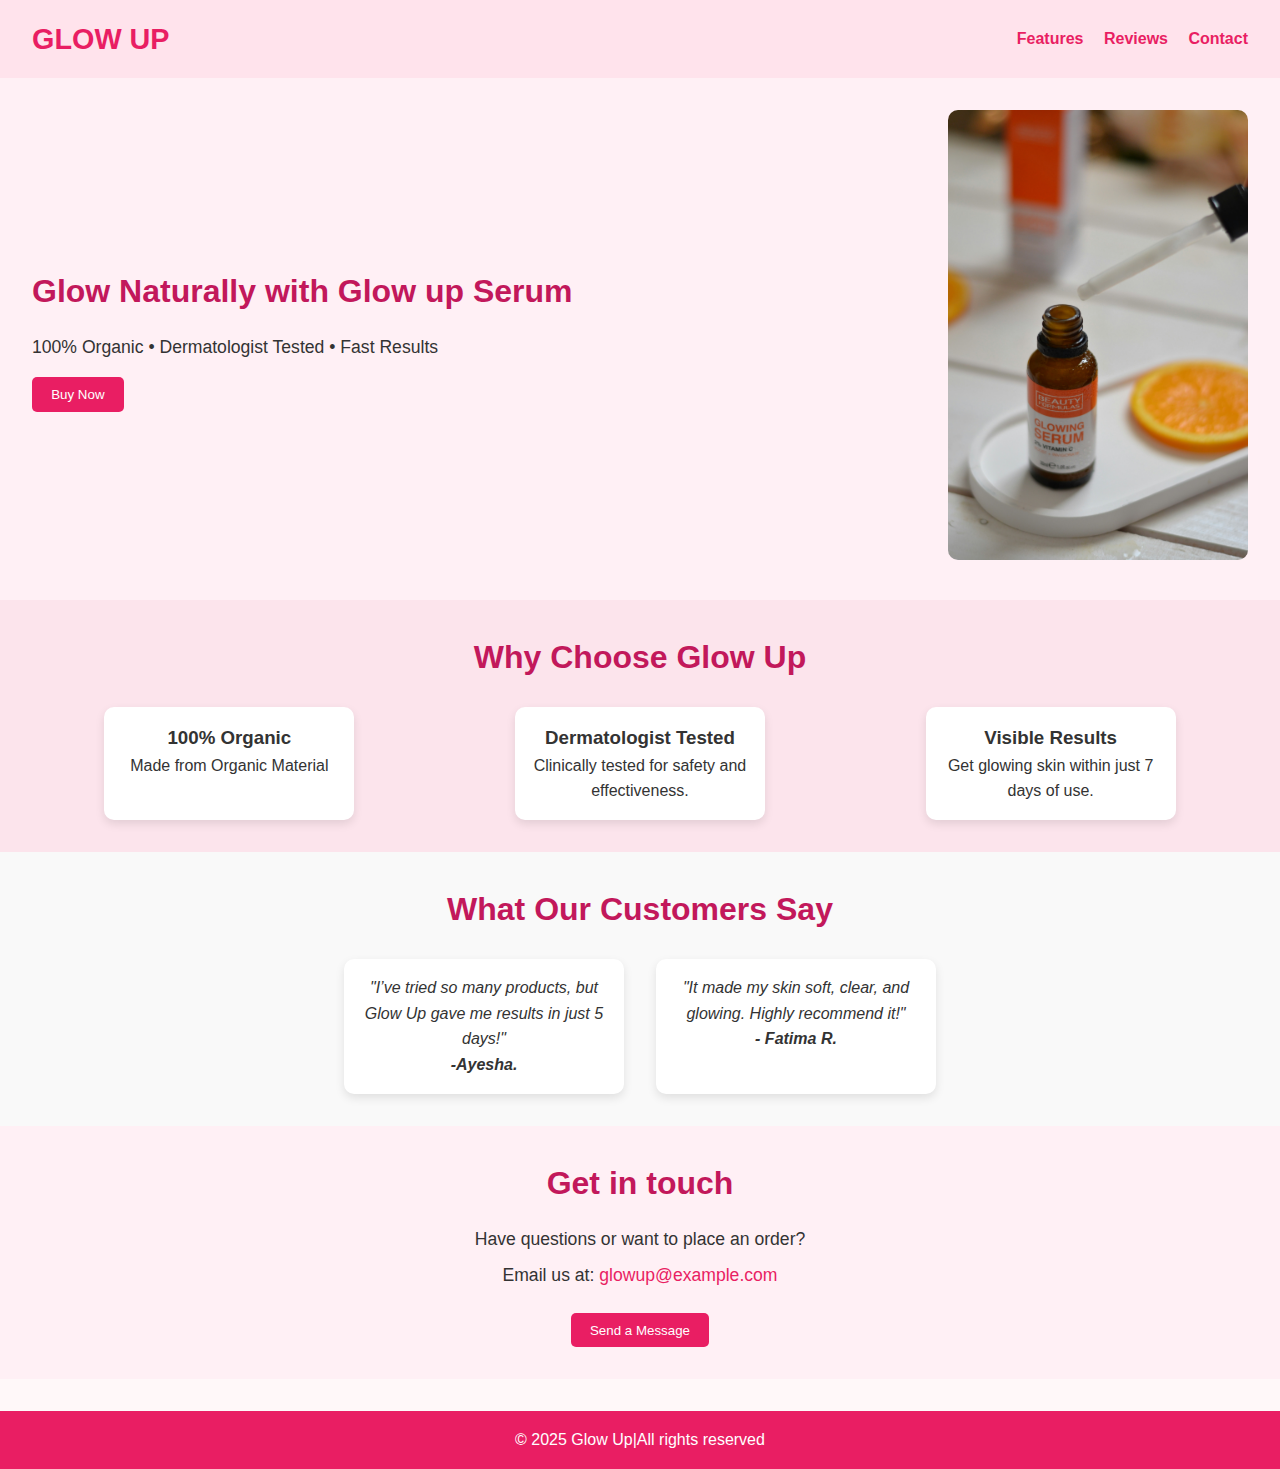
<file: index.html>
<!DOCTYPE html>
<html lang="en">
<head>
    <meta charset="UTF-8">
    <meta name="viewport" content="width=device-width, initial-scale=1.0">
    <title>Glow UP</title>
    <link rel="stylesheet" href="ProdLand.css">
</head>
<body>
    <header>
        <h1>GLOW UP</h1>
         <nav>
        <a href="#Features">Features</a>
        <a href="#Reviews">Reviews</a>
        <a href="#Contact">Contact</a>
    </nav>
    </header>
    
    <section class="hero">
        <div class="hero-text">
            <h1>
                Glow Naturally with Glow up Serum
            </h1>
            <p>100% Organic • Dermatologist Tested • Fast Results</p>
            <button>Buy Now</button>
        </div>
        <div class="hero-img">
            <img src="serumm.jpg" alt="Glow up Serum">
        </div>
    </section>
    <section id="Features" class="features">
        <h2>Why Choose Glow Up</h2>
        <div class="feature-box">
            <div class="feature">
                <h3>100% Organic</h3>
                <p>Made from Organic Material</p>
            </div>
            <div class="feature">
                <h3>Dermatologist Tested</h3>
                <p>Clinically tested for safety and effectiveness.</p>
            </div>
            <div class="feature">
                <h3>Visible Results</h3>
                <p>Get glowing skin within just 7 days of use.</p>
            </div>
        </div>
    </section>
    <section id="Reviews" class="reviews">
        <h2>What Our Customers Say</h2>
        <div class="review-box">
            <div class="review">
            <p>"I’ve tried so many products, but Glow Up gave me results in just 5 days!"</p>
            <strong>-Ayesha.</strong>
            </div>
            <div class="review">
            <p>"It made my skin soft, clear, and glowing. Highly recommend it!"</p>
            <strong>- Fatima R.</strong>
            </div>
        </div>
    </section>
    <section id="Contact" class="contact">
        <h2>Get in touch</h2>
        <p>Have questions or want to place an order?</p>
        <p>Email us at: <a href="mailto:glowup@example.com">glowup@example.com</a></p>
        <button>Send a Message</button>

    </section>
    <footer>
        <p>&copy; 2025 Glow Up|All rights reserved</p>
    </footer>
</body>
</html>
</file>
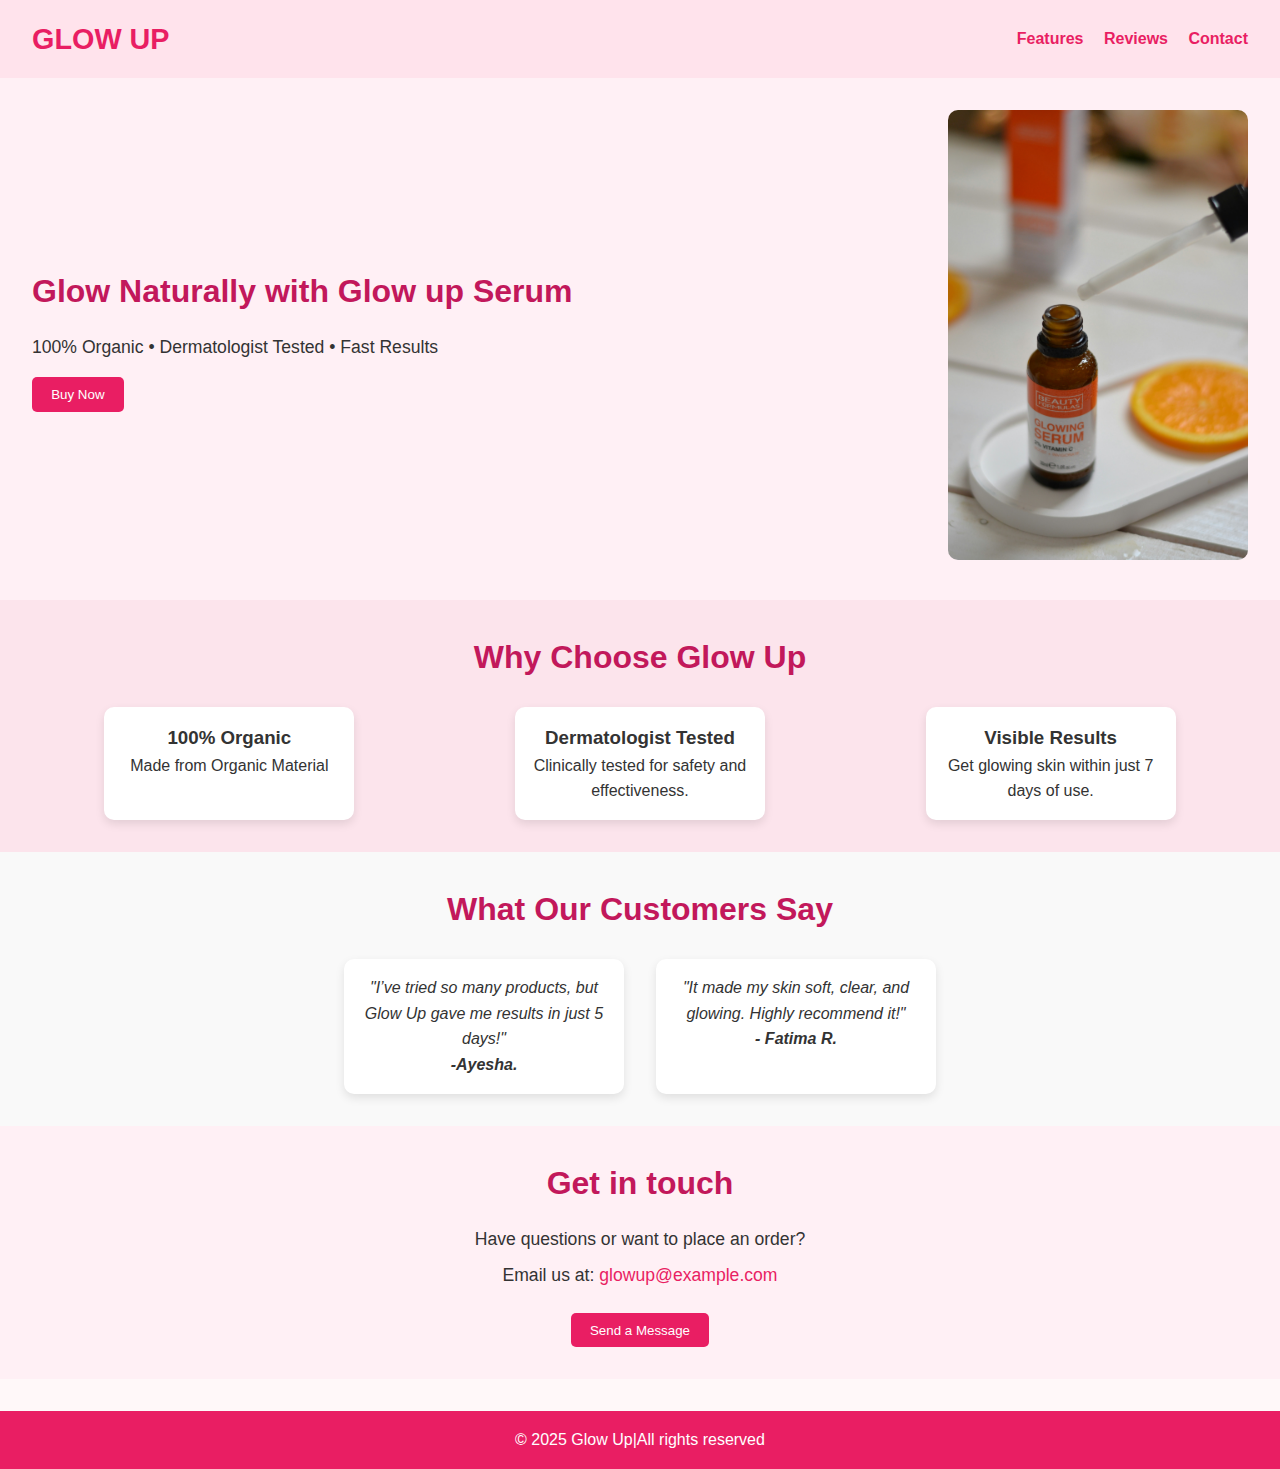
<file: ProdLand.html>
<!DOCTYPE html>
<html lang="en">
<head>
    <meta charset="UTF-8">
    <meta name="viewport" content="width=device-width, initial-scale=1.0">
    <title>Glow UP</title>
    <link rel="stylesheet" href="ProdLand.css">
</head>
<body>
    <header>
        <h1>GLOW UP</h1>
         <nav>
        <a href="#Features">Features</a>
        <a href="#Reviews">Reviews</a>
        <a href="#Contact">Contact</a>
    </nav>
    </header>
    
    <section class="hero">
        <div class="hero-text">
            <h1>
                Glow Naturally with Glow up Serum
            </h1>
            <p>100% Organic • Dermatologist Tested • Fast Results</p>
            <button>Buy Now</button>
        </div>
        <div class="hero-img">
            <img src="serumm.jpg" alt="Glow up Serum">
        </div>
    </section>
    <section id="Features" class="features">
        <h2>Why Choose Glow Up</h2>
        <div class="feature-box">
            <div class="feature">
                <h3>100% Organic</h3>
                <p>Made from Organic Material</p>
            </div>
            <div class="feature">
                <h3>Dermatologist Tested</h3>
                <p>Clinically tested for safety and effectiveness.</p>
            </div>
            <div class="feature">
                <h3>Visible Results</h3>
                <p>Get glowing skin within just 7 days of use.</p>
            </div>
        </div>
    </section>
    <section id="Reviews" class="reviews">
        <h2>What Our Customers Say</h2>
        <div class="review-box">
            <div class="review">
            <p>"I’ve tried so many products, but Glow Up gave me results in just 5 days!"</p>
            <strong>-Ayesha.</strong>
            </div>
            <div class="review">
            <p>"It made my skin soft, clear, and glowing. Highly recommend it!"</p>
            <strong>- Fatima R.</strong>
            </div>
        </div>
    </section>
    <section id="Contact" class="contact">
        <h2>Get in touch</h2>
        <p>Have questions or want to place an order?</p>
        <p>Email us at: <a href="mailto:glowup@example.com">glowup@example.com</a></p>
        <button>Send a Message</button>

    </section>
    <footer>
        <p>&copy; 2025 Glow Up|All rights reserved</p>
    </footer>
</body>
</html>
</file>
<file: ProdLand.css>
* {
  margin: 0;
  padding: 0;
  box-sizing: border-box;
}

body {
  font-family: Arial, sans-serif;
  background-color: #fff8f9;
  color: #333;
  line-height: 1.6;
}
header {
  background-color: #ffe3ec;
  padding: 1rem 2rem;
  display: flex;
  justify-content: space-between;
  align-items: center;
  flex-wrap: wrap;
}

header h1 {
  color: #e91e63;
  font-size: 1.8rem;
}

nav a {
  margin-left: 1rem;
  text-decoration: none;
  color: #e91e63;
  font-weight: bold;
  transition: color 0.3s;
}

nav a:hover {
  color: #c2185b;
}
.hero {
  display: flex;
  justify-content: space-between;
  align-items: center;
  padding: 2rem;
  background-color: #fff0f5;
  flex-wrap: wrap;
}

.hero-text {
  max-width: 50%;
}

.hero-text h1 {
  font-size: 2rem;
  color: #c2185b;
}

.hero-text p {
  margin: 1rem 0;
  font-size: 1.1rem;
}

.hero-text button {
  padding: 0.6rem 1.2rem;
  background-color: #e91e63;
  color: white;
  border: none;
  border-radius: 5px;
  cursor: pointer;
}

.hero-img img {
  width: 300px;
  border-radius: 10px;
  max-width: 100%;
  height: auto;
}
.features {
  background-color: #fce4ec;
  padding: 2rem;
  text-align: center;
}

.features h2 {
  font-size: 2rem;
  color: #c2185b;
  margin-bottom: 1.5rem;
}

.feature-box {
  display: flex;
  justify-content: space-around;
  flex-wrap: wrap;
  gap: 1rem;
}

.feature {
  background: white;
  padding: 1rem;
  border-radius: 10px;
  width: 250px;
  box-shadow: 0 4px 10px rgba(0,0,0,0.1);
}
.reviews {
  background-color: #f9f9f9;
  padding: 2rem;
  text-align: center;
}

.reviews h2 {
  font-size: 2rem;
  color: #c2185b;
  margin-bottom: 1.5rem;
}

.review-box {
  display: flex;
  justify-content: center;
  gap: 2rem;
  flex-wrap: wrap;
}

.review {
  background: white;
  padding: 1rem;
  border-radius: 10px;
  width: 280px;
  box-shadow: 0 4px 10px rgba(0,0,0,0.1);
  font-style: italic;
}
.contact {
  padding: 2rem;
  text-align: center;
  background-color: #fff0f5;
}

.contact h2 {
  color: #c2185b;
  font-size: 2rem;
  margin-bottom: 1rem;
}

.contact p {
  font-size: 1.1rem;
  margin: 0.5rem 0;
}

.contact a {
  color: #e91e63;
  text-decoration: none;
}

.contact button {
  margin-top: 1rem;
  padding: 0.6rem 1.2rem;
  background-color: #e91e63;
  color: white;
  border: none;
  border-radius: 5px;
  cursor: pointer;
}
footer {
  background-color: #e91e63;
  color: white;
  text-align: center;
  padding: 1rem;
  margin-top: 2rem;
}
</file>
